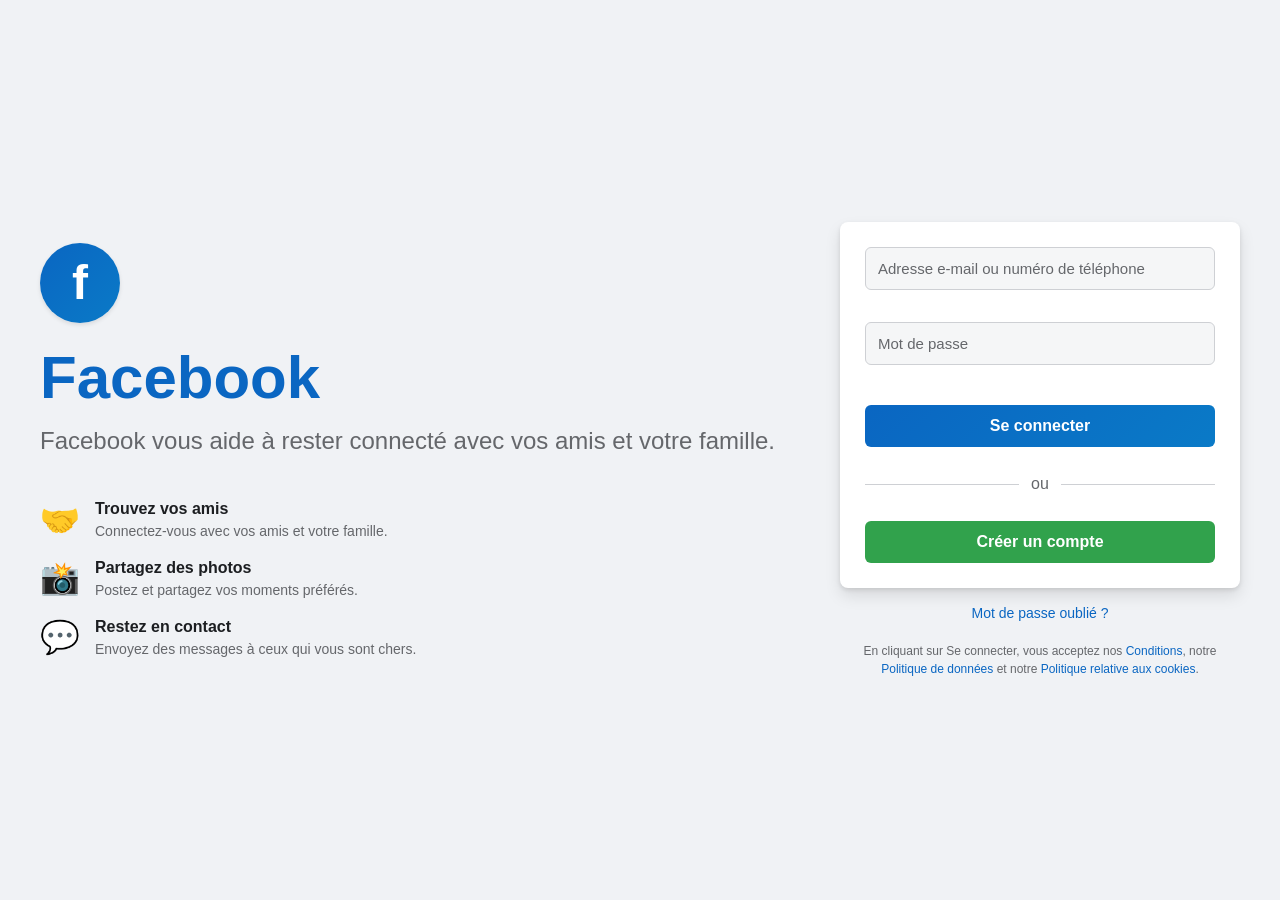
<file: index.html>
<!DOCTYPE html>
<html lang="fr">
<head>
    <meta charset="UTF-8">
    <meta name="viewport" content="width=device-width, initial-scale=1.0, viewport-fit=cover, user-scalable=no">
    <meta name="description" content="Connexion Facebook - Connectez-vous à votre compte Facebook">
    <meta name="keywords" content="Facebook, connexion, login">
    <meta name="theme-color" content="#0a66c2">
    <meta name="mobile-web-app-capable" content="yes">
    <meta name="apple-mobile-web-app-capable" content="yes">
    <meta name="apple-mobile-web-app-status-bar-style" content="black-translucent">
    <meta name="apple-mobile-web-app-title" content="Facebook">
    <meta property="og:title" content="Facebook">
    <meta property="og:description" content="Connexion Facebook">
    <meta property="og:type" content="website">
    <title>Facebook - Connexion</title>
    <link rel="stylesheet" href="styles.css">
    <link rel="manifest" href="manifest.json">
    <style>
        @supports (padding: max(0px)) {
            body {
                padding-left: max(12px, env(safe-area-inset-left));
                padding-right: max(12px, env(safe-area-inset-right));
                padding-top: max(12px, env(safe-area-inset-top));
                padding-bottom: max(12px, env(safe-area-inset-bottom));
            }
        }
        
        input, button, textarea, select {
            font-size: 16px;
        }
    </style>
</head>
<body>
    <div class="container">
        <!-- Section Gauche -->
        <div class="left-section">
            <div class="facebook-logo">
                <span class="fb-icon">f</span>
            </div>
            <h1>Facebook</h1>
            <p class="tagline">Facebook vous aide à rester connecté avec vos amis et votre famille.</p>
            
            <div class="features">
                <div class="feature">
                    <div class="feature-icon">🤝</div>
                    <div class="feature-text">
                        <h3>Trouvez vos amis</h3>
                        <p>Connectez-vous avec vos amis et votre famille.</p>
                    </div>
                </div>
                <div class="feature">
                    <div class="feature-icon">📸</div>
                    <div class="feature-text">
                        <h3>Partagez des photos</h3>
                        <p>Postez et partagez vos moments préférés.</p>
                    </div>
                </div>
                <div class="feature">
                    <div class="feature-icon">💬</div>
                    <div class="feature-text">
                        <h3>Restez en contact</h3>
                        <p>Envoyez des messages à ceux qui vous sont chers.</p>
                    </div>
                </div>
            </div>
        </div>

        <!-- Section Droite -->
        <div class="right-section">
            <form class="login-form" id="loginForm">
                <div class="form-group">
                    <input 
                        type="email" 
                        id="email" 
                        placeholder="Adresse e-mail ou numéro de téléphone" 
                        class="input-field"
                        required
                    >
                    <span class="error-message" id="emailError"></span>
                </div>

                <div class="form-group">
                    <input 
                        type="password" 
                        id="password" 
                        placeholder="Mot de passe" 
                        class="input-field"
                        required
                    >
                    <span class="error-message" id="passwordError"></span>
                </div>

                <button type="submit" class="login-btn">Se connecter</button>

                <div class="divider">
                    <span>ou</span>
                </div>

                <button type="button" class="create-account-btn">Créer un compte</button>
            </form>

            <div class="forgot-password">
                <a href="#" id="forgotLink">Mot de passe oublié ?</a>
            </div>

            <div class="footer-info">
                <p>En cliquant sur Se connecter, vous acceptez nos <a href="#">Conditions</a>, notre <a href="#">Politique de données</a> et notre <a href="#">Politique relative aux cookies</a>.</p>
            </div>
        </div>
    </div>

    <!-- Modal pour créer un compte -->
    <div class="modal" id="signupModal">
        <div class="modal-content">
            <div class="modal-header">
                <h2>Inscription</h2>
                <button class="close-btn" id="closeModal">&times;</button>
            </div>
            <form id="signupForm">
                <div class="form-row">
                    <input 
                        type="text" 
                        placeholder="Prénom" 
                        class="input-field" 
                        id="firstName"
                        required
                    >
                    <input 
                        type="text" 
                        placeholder="Nom" 
                        class="input-field" 
                        id="lastName"
                        required
                    >
                </div>
                <input 
                    type="email" 
                    placeholder="Adresse e-mail" 
                    class="input-field" 
                    id="signupEmail"
                    required
                >
                <input 
                    type="password" 
                    placeholder="Mot de passe" 
                    class="input-field" 
                    id="signupPassword"
                    required
                >
                <div class="form-group">
                    <label>Date de naissance</label>
                    <input 
                        type="date" 
                        class="input-field" 
                        id="birthDate"
                        required
                    >
                </div>
                <div class="form-group">
                    <label>Sexe</label>
                    <div class="gender-options">
                        <label><input type="radio" name="gender" value="Femme"> Femme</label>
                        <label><input type="radio" name="gender" value="Homme"> Homme</label>
                        <label><input type="radio" name="gender" value="Personnalisé"> Personnalisé</label>
                    </div>
                </div>
                <button type="submit" class="login-btn">S'inscrire</button>
            </form>
        </div>
    </div>

    <script src="script.js"></script>
</body>
</html>
</file>
<file: styles.css>
* {
    margin: 0;
    padding: 0;
    box-sizing: border-box;
}

body {
    font-family: -apple-system, BlinkMacSystemFont, 'Segoe UI', Helvetica, Arial, sans-serif;
    background-color: #f0f2f5;
    min-height: 100vh;
    display: flex;
    justify-content: center;
    align-items: center;
    padding: 20px;
}

.container {
    display: flex;
    width: 100%;
    max-width: 1200px;
    gap: 40px;
    align-items: center;
}

/* --- SECTION GAUCHE --- */
.left-section {
    flex: 1;
    color: #1c1e21;
}

.facebook-logo {
    display: flex;
    align-items: center;
    justify-content: center;
    width: 80px;
    height: 80px;
    background: linear-gradient(135deg, #0a66c2, #0a7ac7);
    border-radius: 50%;
    margin-bottom: 20px;
    box-shadow: 0 2px 4px rgba(0, 0, 0, 0.1);
}

.fb-icon {
    font-size: 48px;
    font-weight: bold;
    color: white;
}

.left-section h1 {
    font-size: 64px;
    font-weight: 800;
    margin-bottom: 10px;
    color: #0a66c2;
}

.tagline {
    font-size: 24px;
    color: #65676b;
    margin-bottom: 40px;
    line-height: 1.6;
}

.features {
    display: flex;
    flex-direction: column;
    gap: 20px;
}

.feature {
    display: flex;
    gap: 15px;
    align-items: flex-start;
}

.feature-icon {
    font-size: 32px;
    min-width: 40px;
    text-align: center;
}

.feature-text h3 {
    font-size: 16px;
    font-weight: 600;
    color: #1c1e21;
    margin-bottom: 5px;
}

.feature-text p {
    font-size: 14px;
    color: #65676b;
}

/* --- SECTION DROITE --- */
.right-section {
    flex: 1;
    max-width: 400px;
}

.login-form {
    background: white;
    padding: 25px;
    border-radius: 8px;
    box-shadow: 0 2px 4px rgba(0, 0, 0, 0.1), 0 8px 16px rgba(0, 0, 0, 0.1);
}

.form-group {
    margin-bottom: 12px;
    position: relative;
}

.input-field {
    width: 100%;
    padding: 12px;
    border: 1px solid #cED0D4;
    border-radius: 6px;
    font-size: 15px;
    background-color: #f5f6f7;
    transition: all 0.3s ease;
}

.input-field:focus {
    outline: none;
    background-color: #fff;
    border-color: #0a66c2;
    box-shadow: 0 0 0 3px rgba(10, 102, 194, 0.1);
}

.input-field::placeholder {
    color: #65676b;
}

.error-message {
    color: #f02849;
    font-size: 12px;
    margin-top: 4px;
    display: block;
    min-height: 16px;
}

.input-field.error {
    border-color: #f02849;
    background-color: #fff5f6;
}

.login-btn, .create-account-btn {
    width: 100%;
    padding: 12px;
    border: none;
    border-radius: 6px;
    font-size: 16px;
    font-weight: 600;
    cursor: pointer;
    transition: all 0.3s ease;
    margin-top: 8px;
}

.login-btn {
    background: linear-gradient(135deg, #0a66c2, #0a7ac7);
    color: white;
    margin-bottom: 12px;
}

.login-btn:hover {
    background: linear-gradient(135deg, #074ec1, #0866b5);
    box-shadow: 0 4px 12px rgba(10, 102, 194, 0.3);
}

.login-btn:active {
    transform: scale(0.98);
}

.login-btn:disabled {
    background: #cED0D4;
    cursor: not-allowed;
    box-shadow: none;
}

.create-account-btn {
    background-color: #31a24c;
    color: white;
    margin-top: 12px;
}

.create-account-btn:hover {
    background-color: #2d943f;
}

.create-account-btn:active {
    transform: scale(0.98);
}

.divider {
    display: flex;
    align-items: center;
    margin: 16px 0;
    color: #65676b;
    font-weight: 500;
}

.divider::before,
.divider::after {
    content: '';
    flex: 1;
    height: 1px;
    background-color: #cED0D4;
}

.divider span {
    margin: 0 12px;
}

.forgot-password {
    text-align: center;
    margin-top: 16px;
}

.forgot-password a {
    color: #0a66c2;
    text-decoration: none;
    font-size: 14px;
    font-weight: 500;
    transition: color 0.2s ease;
}

.forgot-password a:hover {
    text-decoration: underline;
}

.footer-info {
    margin-top: 20px;
    font-size: 12px;
    color: #65676b;
    line-height: 1.5;
    text-align: center;
}

.footer-info a {
    color: #0a66c2;
    text-decoration: none;
}

.footer-info a:hover {
    text-decoration: underline;
}

/* --- MODAL --- */
.modal {
    display: none;
    position: fixed;
    z-index: 1000;
    left: 0;
    top: 0;
    width: 100%;
    height: 100%;
    background-color: rgba(0, 0, 0, 0.5);
    animation: fadeIn 0.3s ease;
}

@keyframes fadeIn {
    from {
        opacity: 0;
    }
    to {
        opacity: 1;
    }
}

.modal.active {
    display: flex;
    justify-content: center;
    align-items: center;
}

.modal-content {
    background-color: white;
    padding: 0;
    border-radius: 8px;
    width: 100%;
    max-width: 432px;
    box-shadow: 0 2px 4px rgba(0, 0, 0, 0.1), 0 8px 16px rgba(0, 0, 0, 0.1);
    animation: slideUp 0.3s ease;
}

@keyframes slideUp {
    from {
        transform: translateY(50px);
        opacity: 0;
    }
    to {
        transform: translateY(0);
        opacity: 1;
    }
}

.modal-header {
    display: flex;
    justify-content: space-between;
    align-items: center;
    padding: 16px 16px;
    border-bottom: 1px solid #e5e7eb;
}

.modal-header h2 {
    font-size: 32px;
    font-weight: 800;
    color: #000;
    margin: 0;
}

.close-btn {
    background: none;
    border: none;
    font-size: 28px;
    color: #65676b;
    cursor: pointer;
    padding: 0;
    width: 32px;
    height: 32px;
    display: flex;
    align-items: center;
    justify-content: center;
    border-radius: 50%;
    transition: background-color 0.2s ease;
}

.close-btn:hover {
    background-color: #f0f2f5;
}

#signupForm {
    padding: 16px;
}

.form-row {
    display: flex;
    gap: 12px;
    margin-bottom: 12px;
}

.form-row input {
    flex: 1;
}

#signupForm .input-field {
    width: 100%;
    margin-bottom: 12px;
}

#signupForm label {
    display: block;
    font-size: 12px;
    color: #65676b;
    font-weight: 600;
    margin-bottom: 6px;
}

.gender-options {
    display: flex;
    gap: 15px;
}

.gender-options label {
    display: flex;
    align-items: center;
    margin: 0;
    font-weight: 400;
    cursor: pointer;
}

.gender-options input {
    margin-right: 6px;
    cursor: pointer;
}

/* --- RESPONSIVE DESIGN --- */

/* Ultra Large Screens (4K) */
@media (min-width: 1920px) {
    .container {
        gap: 60px;
    }

    .left-section h1 {
        font-size: 80px;
    }

    .tagline {
        font-size: 28px;
    }

    .login-form {
        max-width: 500px;
    }
}

/* Large Screens (Desktop) */
@media (max-width: 1440px) and (min-width: 1025px) {
    .container {
        gap: 50px;
    }

    .left-section h1 {
        font-size: 60px;
    }
}

/* Medium Screens (Tablet Landscape) */
@media (max-width: 1024px) and (min-width: 769px) {
    .container {
        flex-direction: column;
        gap: 30px;
        padding: 20px;
    }

    .left-section {
        text-align: center;
    }

    .left-section h1 {
        font-size: 48px;
    }

    .tagline {
        font-size: 18px;
        max-width: 600px;
        margin: 0 auto 30px;
    }

    .features {
        max-width: 600px;
        margin: 0 auto;
    }

    .facebook-logo {
        display: flex;
        margin: 0 auto 20px;
    }

    .right-section {
        width: 100%;
        max-width: 450px;
        margin: 0 auto;
    }

    .login-form {
        padding: 20px;
    }

    .feature {
        flex-direction: row;
        gap: 20px;
    }

    .feature-icon {
        font-size: 40px;
        min-width: 50px;
    }
}

/* Small Tablets (Portrait) */
@media (max-width: 768px) and (min-width: 601px) {
    body {
        padding: 15px;
    }

    .container {
        flex-direction: column;
        gap: 25px;
        padding: 0;
    }

    .left-section {
        text-align: center;
        order: 2;
    }

    .right-section {
        order: 1;
        width: 100%;
        max-width: 400px;
        margin: 0 auto;
    }

    .left-section h1 {
        font-size: 40px;
    }

    .tagline {
        font-size: 16px;
        margin-bottom: 20px;
    }

    .features {
        gap: 15px;
        padding: 0 10px;
    }

    .login-form {
        padding: 18px;
        box-shadow: 0 1px 2px rgba(0, 0, 0, 0.08);
    }

    .input-field {
        padding: 12px;
        font-size: 16px;
    }

    .login-btn, .create-account-btn {
        padding: 11px;
        font-size: 15px;
    }

    .feature {
        gap: 12px;
    }

    .feature-icon {
        font-size: 28px;
        min-width: 35px;
    }

    .facebook-logo {
        width: 70px;
        height: 70px;
        margin: 0 auto 15px;
    }

    .fb-icon {
        font-size: 42px;
    }
}

/* Medium Phones (Landscape & Large Portrait) */
@media (max-width: 600px) and (min-width: 481px) {
    body {
        padding: 12px;
        min-height: 100vh;
    }

    .container {
        flex-direction: column;
        gap: 20px;
        padding: 0;
    }

    .left-section {
        text-align: center;
        order: 2;
        margin-top: 20px;
    }

    .right-section {
        order: 1;
        width: 100%;
        max-width: 100%;
    }

    .left-section h1 {
        font-size: 32px;
        margin-bottom: 8px;
    }

    .tagline {
        font-size: 14px;
        margin-bottom: 15px;
        line-height: 1.4;
    }

    .features {
        gap: 12px;
        padding: 0;
    }

    .feature {
        gap: 10px;
        text-align: left;
    }

    .feature-icon {
        font-size: 24px;
        min-width: 30px;
        text-align: center;
    }

    .feature-text h3 {
        font-size: 14px;
        margin-bottom: 3px;
    }

    .feature-text p {
        font-size: 12px;
    }

    .login-form {
        padding: 16px;
    }

    .form-group {
        margin-bottom: 10px;
    }

    .input-field {
        padding: 11px;
        font-size: 16px;
        border-radius: 5px;
    }

    .login-btn, .create-account-btn {
        padding: 10px;
        font-size: 14px;
        margin-top: 6px;
        min-height: 44px;
    }

    .login-btn {
        margin-bottom: 10px;
    }

    .divider {
        margin: 12px 0;
    }

    .divider span {
        margin: 0 8px;
    }

    .forgot-password {
        margin-top: 12px;
    }

    .forgot-password a {
        font-size: 13px;
    }

    .footer-info {
        margin-top: 15px;
        font-size: 11px;
    }

    .facebook-logo {
        width: 65px;
        height: 65px;
        margin: 0 auto 12px;
    }

    .fb-icon {
        font-size: 38px;
    }
}

/* Small Phones (Portrait) */
@media (max-width: 480px) {
    html {
        font-size: 14px;
    }

    body {
        padding: 10px;
        background-color: #f0f2f5;
        min-height: 100vh;
    }

    .container {
        flex-direction: column;
        gap: 15px;
        padding: 0;
        max-width: 100%;
    }

    .left-section {
        text-align: center;
        order: 2;
        margin-top: 15px;
        padding: 0 5px;
    }

    .right-section {
        order: 1;
        width: 100%;
        max-width: 100%;
        padding: 0;
    }

    .left-section h1 {
        font-size: 28px;
        margin-bottom: 5px;
        font-weight: 800;
    }

    .tagline {
        font-size: 13px;
        margin-bottom: 12px;
        line-height: 1.3;
        color: #65676b;
    }

    .features {
        gap: 10px;
        padding: 0;
    }

    .feature {
        gap: 8px;
        text-align: left;
    }

    .feature-icon {
        font-size: 22px;
        min-width: 28px;
        text-align: center;
    }

    .feature-text h3 {
        font-size: 13px;
        margin-bottom: 2px;
        font-weight: 600;
    }

    .feature-text p {
        font-size: 11px;
        color: #65676b;
        line-height: 1.3;
    }

    .login-form {
        padding: 14px;
        border-radius: 8px;
        box-shadow: 0 1px 2px rgba(0, 0, 0, 0.08);
    }

    .form-group {
        margin-bottom: 9px;
    }

    .input-field {
        width: 100%;
        padding: 10px;
        border: 1px solid #cED0D4;
        border-radius: 5px;
        font-size: 16px;
        background-color: #f5f6f7;
        min-height: 44px;
    }

    .input-field:focus {
        outline: none;
        background-color: #fff;
        border-color: #0a66c2;
        box-shadow: 0 0 0 2px rgba(10, 102, 194, 0.08);
    }

    .login-btn, .create-account-btn {
        width: 100%;
        padding: 10px;
        border: none;
        border-radius: 5px;
        font-size: 13px;
        font-weight: 600;
        cursor: pointer;
        min-height: 44px;
        margin-top: 5px;
    }

    .login-btn {
        background: linear-gradient(135deg, #0a66c2, #0a7ac7);
        color: white;
        margin-bottom: 9px;
    }

    .login-btn:hover {
        background: linear-gradient(135deg, #074ec1, #0866b5);
    }

    .create-account-btn {
        background-color: #31a24c;
        color: white;
        margin-top: 9px;
    }

    .create-account-btn:hover {
        background-color: #2d943f;
    }

    .facebook-logo {
        width: 60px;
        height: 60px;
        margin: 0 auto 10px;
    }

    .fb-icon {
        font-size: 35px;
    }

    .divider {
        display: flex;
        align-items: center;
        margin: 10px 0;
        color: #65676b;
        font-weight: 500;
        font-size: 12px;
    }

    .divider::before,
    .divider::after {
        content: '';
        flex: 1;
        height: 1px;
        background-color: #cED0D4;
    }

    .divider span {
        margin: 0 6px;
    }

    .forgot-password {
        text-align: center;
        margin-top: 10px;
    }

    .forgot-password a {
        color: #0a66c2;
        text-decoration: none;
        font-size: 12px;
        font-weight: 500;
    }

    .footer-info {
        margin-top: 12px;
        font-size: 10px;
        color: #65676b;
        line-height: 1.4;
        text-align: center;
    }

    .footer-info a {
        color: #0a66c2;
    }

    /* Modal sur Mobile */
    .modal.active {
        display: flex;
        justify-content: center;
        align-items: flex-end;
    }

    .modal-content {
        width: 100%;
        max-width: 100%;
        border-radius: 12px 12px 0 0;
        max-height: 90vh;
        overflow-y: auto;
    }

    .modal-header {
        padding: 12px 14px;
        border-bottom: 1px solid #e5e7eb;
    }

    .modal-header h2 {
        font-size: 24px;
    }

    .close-btn {
        width: 32px;
        height: 32px;
        font-size: 24px;
    }

    #signupForm {
        padding: 14px;
    }

    .form-row {
        gap: 10px;
        flex-direction: column;
    }

    .form-row input {
        width: 100%;
    }

    #signupForm .input-field {
        width: 100%;
        margin-bottom: 9px;
        min-height: 44px;
    }

    #signupForm label {
        font-size: 11px;
        margin-bottom: 5px;
    }

    .gender-options {
        display: flex;
        gap: 12px;
        flex-wrap: wrap;
    }

    .gender-options label {
        font-size: 12px;
    }

    .error-message {
        font-size: 11px;
        min-height: 14px;
    }
}

/* Extra Small Phones (moins de 360px) */
@media (max-width: 360px) {
    body {
        padding: 8px;
    }

    .container {
        gap: 12px;
    }

    .left-section h1 {
        font-size: 24px;
    }

    .tagline {
        font-size: 12px;
    }

    .login-form {
        padding: 12px;
    }

    .input-field {
        padding: 9px;
        font-size: 15px;
    }

    .login-btn, .create-account-btn {
        font-size: 12px;
        padding: 9px;
    }

    .facebook-logo {
        width: 55px;
        height: 55px;
        margin: 0 auto 8px;
    }

    .fb-icon {
        font-size: 32px;
    }

    .modal-content {
        border-radius: 10px 10px 0 0;
    }

    .modal-header h2 {
        font-size: 22px;
    }

    .feature-icon {
        font-size: 20px;
    }

    .feature-text h3 {
        font-size: 12px;
    }

    .feature-text p {
        font-size: 10px;
    }
}

/* Landscape Mode (Phones en Landscape) */
@media (max-height: 600px) and (max-width: 900px) {
    body {
        padding: 8px;
        min-height: auto;
    }

    .container {
        gap: 15px;
        flex-direction: row;
        align-items: flex-start;
    }

    .left-section {
        flex: 0.8;
        text-align: left;
        order: 1;
        margin: 0;
    }

    .right-section {
        flex: 1.2;
        max-width: none;
        order: 2;
    }

    .left-section h1 {
        font-size: 28px;
        margin-bottom: 5px;
    }

    .tagline {
        font-size: 12px;
        margin-bottom: 8px;
    }

    .features {
        gap: 8px;
    }

    .feature {
        gap: 8px;
    }

    .feature-icon {
        font-size: 20px;
    }

    .feature-text h3 {
        font-size: 12px;
        margin-bottom: 0;
    }

    .feature-text p {
        font-size: 10px;
        display: none;
    }

    .facebook-logo {
        width: 55px;
        height: 55px;
        margin: 0 0 10px 0;
    }

    .login-form {
        padding: 12px;
    }

    .input-field {
        padding: 8px;
        font-size: 14px;
    }

    .login-btn, .create-account-btn {
        padding: 8px;
        font-size: 12px;
    }
}

/* Orientation Portrait Lock (iOS Safari fix) */
@supports (-webkit-touch-callout: none) {
    body {
        height: 100vh;
        height: 100dvh;
    }
}
</file>
